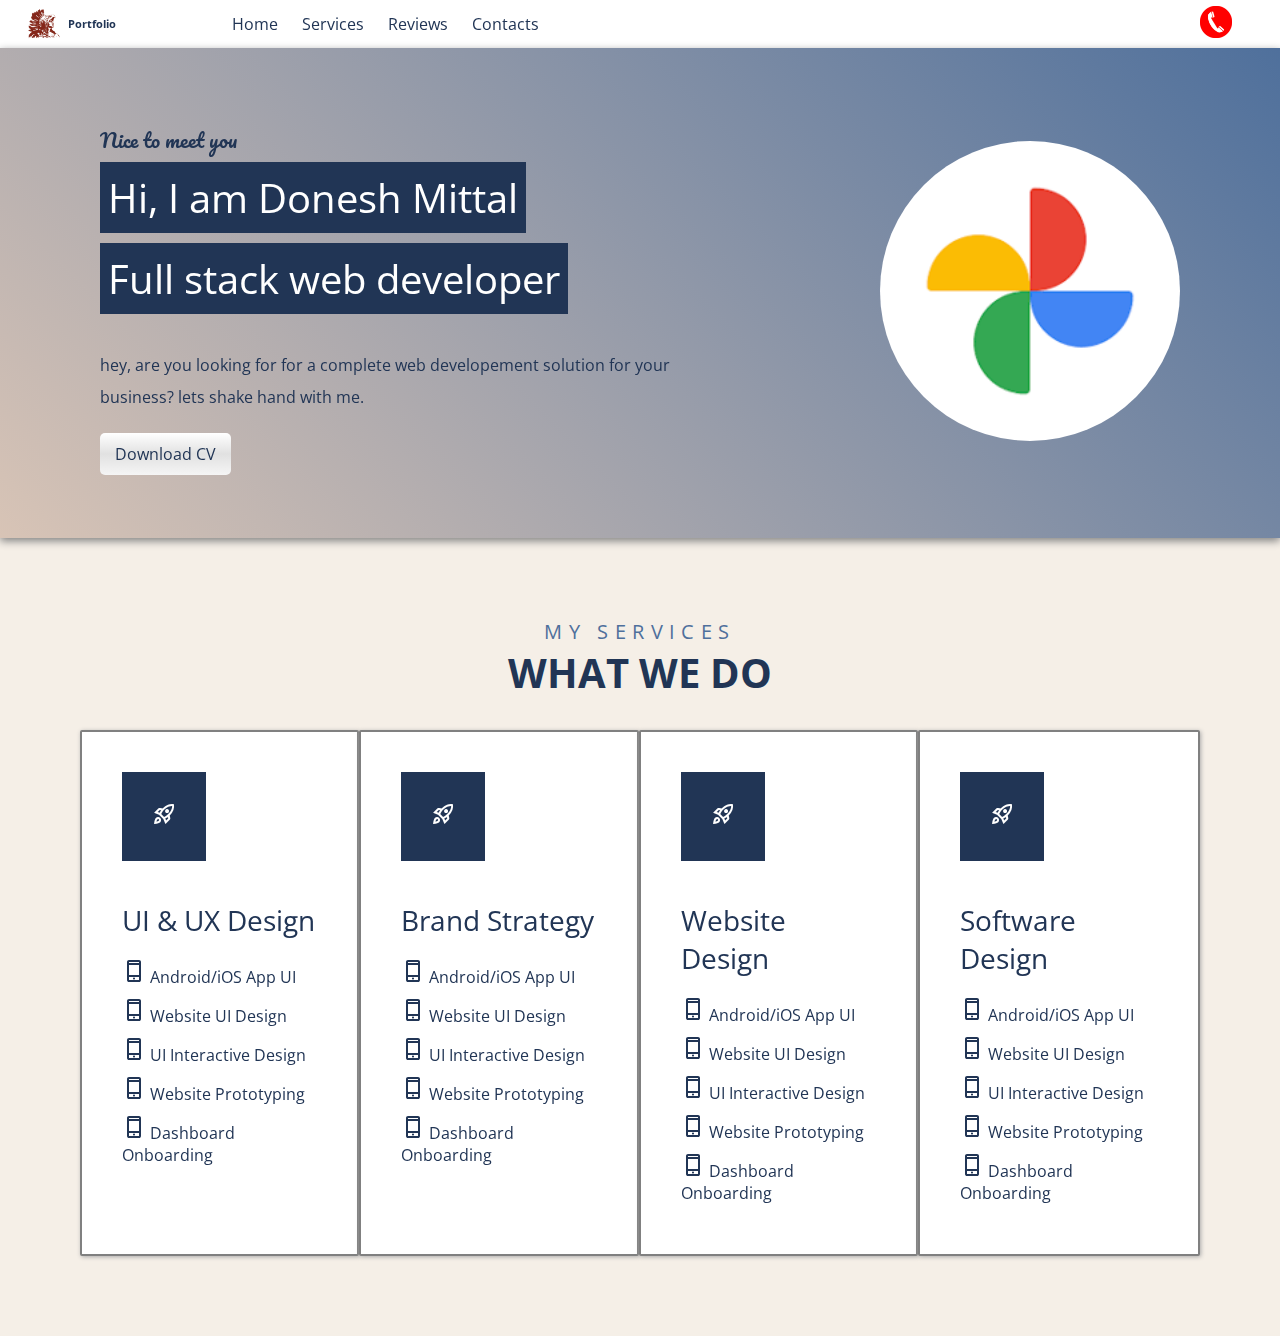
<file: Day 8/index.html>
<!DOCTYPE html>
<html lang="en">

<head>
    <title>My Portfolio</title>
    <link rel="preconnect" href="https://fonts.googleapis.com">
    <link rel="preconnect" href="https://fonts.gstatic.com" crossorigin>
    <link href="https://fonts.googleapis.com/css2?family=Open+Sans:wght@600&display=swap" rel="stylesheet">
    <link href="https://fonts.googleapis.com/css2?family=Pacifico&display=swap" rel="stylesheet">
    <link rel="stylesheet" href="css/style3.css">
    <!-- link for icons -->
    <link rel="stylesheet" href="https://fonts.googleapis.com/css2?family=Material+Symbols+Outlined:opsz,wght,FILL,GRAD@48,400,0,0">
    <link rel="stylesheet" href="https://fonts.googleapis.com/css2?family=Material+Symbols+Outlined:opsz,wght,FILL,GRAD@48,400,0,0">
</head>

<body>
    <div class="navigation">
        <div class="logo">
            <img class="logoImage" src="images/logo.png" alt="">
            <h6 class="logoTitle">Portfolio</h6>
        </div>

        <div class="menuItems">
            <a href=""> <span class="menuItem">Home</span> </a>
            <a href=""> <span class="menuItem">Services</span> </a>
            <a href=""> <span class="menuItem">Reviews</span> </a>
            <a href=""> <span class="menuItem">Contacts</span> </a>
        </div>

        <div class="contact">
            <a class="contactButton" href="tel: 9982968049">
                <img class="contactImage" src="images/call.png" alt="">
            </a>
        </div>

    </div>

    <div class="banner">
        <div class="bannerLeft">
            <div class="greeting">
                Nice to meet you
            </div>
            <div class="title">
                <div class="titleSpan">
                    Hi, I am Donesh Mittal
                </div>

                <div class="titleSpan">
                    Full stack web developer
                </div>
            </div>
            <div class="description">
                hey, are you looking for for a complete web developement
                solution for your business?
                lets shake hand with me.
            </div>
            <div class="showCV">
                <a href="#" class="showCVButton">
                    Download CV
                </a>
            </div>
        </div>

        <div class="bannerRight">
            <img class="bannerImage" src="images/googlephotos.png" alt="">
        </div>
    </div>

    <div class="services">
        <!-- Service Text Headings -->
        <div class="serviceText">
            <!-- Service text sub-headings -->
            <div class="textSubHeading">
                My services

            </div>

            <!-- Service text heading -->

            <div class="textHeading">
                What we do

            </div>

        </div>

        <!-- Service Cards -->
        <div class="serviceCards">
            <div class="serviceCard">
                <div class="serviceIconDiv">
                    <span class=" serviceIcon material-symbols-outlined">rocket_launch</span>
                </div>
                <div class="serviceTitle">UI & UX Design</div>
                <div class="serviceFeatures">
                    <div class="serviceFeature">
                        <span class="serviceFeatureIcon"><span class="material-symbols-outlined">
                                phone_iphone
                            </span></span>
                        <span class="serviceFeatureText">Android/iOS App UI</span>
                    </div>
                    <div class="serviceFeature">
                        <span class="serviceFeatureIcon"><span class="material-symbols-outlined">
                                phone_iphone
                            </span></span>
                        <span class="serviceFeatureText">Website UI Design</span>
                    </div>
                    <div class="serviceFeature">
                        <span class="serviceFeatureIcon"><span class="material-symbols-outlined">
                                phone_iphone
                            </span></span>
                        <span class="serviceFeatureText">UI Interactive Design</span>
                    </div>
                    <div class="serviceFeature">
                        <span class="serviceFeatureIcon"><span class="material-symbols-outlined">
                                phone_iphone
                            </span></span>
                        <span class="serviceFeatureText">Website Prototyping</span>
                    </div>
                    <div class="serviceFeature">
                        <span class="serviceFeatureIcon"><span class="material-symbols-outlined">
                                phone_iphone
                            </span></span>
                        <span class="serviceFeatureText">Dashboard Onboarding</span>
                    </div>
                </div>
            </div>
            <div class="serviceCard">
                <div class="serviceIconDiv">
                    <span class=" serviceIcon material-symbols-outlined">rocket_launch</span>
                </div>
                <div class="serviceTitle">Brand Strategy</div>
                <div class="serviceFeatures">
                    <div class="serviceFeature">
                        <span class="serviceFeatureIcon"><span class="material-symbols-outlined">
                                phone_iphone
                            </span></span>
                        <span class="serviceFeatureText">Android/iOS App UI</span>
                    </div>
                    <div class="serviceFeature">
                        <span class="serviceFeatureIcon"><span class="material-symbols-outlined">
                                phone_iphone
                            </span></span>
                        <span class="serviceFeatureText">Website UI Design</span>
                    </div>
                    <div class="serviceFeature">
                        <span class="serviceFeatureIcon"><span class="material-symbols-outlined">
                                phone_iphone
                            </span></span>
                        <span class="serviceFeatureText">UI Interactive Design</span>
                    </div>
                    <div class="serviceFeature">
                        <span class="serviceFeatureIcon"><span class="material-symbols-outlined">
                                phone_iphone
                            </span></span>
                        <span class="serviceFeatureText">Website Prototyping</span>
                    </div>
                    <div class="serviceFeature">
                        <span class="serviceFeatureIcon"><span class="material-symbols-outlined">
                                phone_iphone
                            </span></span>
                        <span class="serviceFeatureText">Dashboard Onboarding</span>
                    </div>
                </div>
            </div>
            <div class="serviceCard">
                <div class="serviceIconDiv">
                    <span class=" serviceIcon material-symbols-outlined">rocket_launch</span>
                </div>
                <div class="serviceTitle">Website Design</div>
                <div class="serviceFeatures">
                    <div class="serviceFeature">
                        <span class="serviceFeatureIcon"><span class="material-symbols-outlined">
                                phone_iphone
                            </span></span>
                        <span class="serviceFeatureText">Android/iOS App UI</span>
                    </div>
                    <div class="serviceFeature">
                        <span class="serviceFeatureIcon"><span class="material-symbols-outlined">
                                phone_iphone
                            </span></span>
                        <span class="serviceFeatureText">Website UI Design</span>
                    </div>
                    <div class="serviceFeature">
                        <span class="serviceFeatureIcon"><span class="material-symbols-outlined">
                                phone_iphone
                            </span></span>
                        <span class="serviceFeatureText">UI Interactive Design</span>
                    </div>
                    <div class="serviceFeature">
                        <span class="serviceFeatureIcon"><span class="material-symbols-outlined">
                                phone_iphone
                            </span></span>
                        <span class="serviceFeatureText">Website Prototyping</span>
                    </div>
                    <div class="serviceFeature">
                        <span class="serviceFeatureIcon"><span class="material-symbols-outlined">
                                phone_iphone
                            </span></span>
                        <span class="serviceFeatureText">Dashboard Onboarding</span>
                    </div>
                </div>
            </div>
            <div class="serviceCard">
                <div class="serviceIconDiv">
                    <span class=" serviceIcon material-symbols-outlined">rocket_launch</span>
                </div>
                <div class="serviceTitle">Software Design</div>
                <div class="serviceFeatures">
                    <div class="serviceFeature">
                        <span class="serviceFeatureIcon"><span class="material-symbols-outlined">
                                phone_iphone
                            </span></span>
                        <span class="serviceFeatureText">Android/iOS App UI</span>
                    </div>
                    <div class="serviceFeature">
                        <span class="serviceFeatureIcon"><span class="material-symbols-outlined">
                                phone_iphone
                            </span></span>
                        <span class="serviceFeatureText">Website UI Design</span>
                    </div>
                    <div class="serviceFeature">
                        <span class="serviceFeatureIcon"><span class="material-symbols-outlined">
                                phone_iphone
                            </span></span>
                        <span class="serviceFeatureText">UI Interactive Design</span>
                    </div>
                    <div class="serviceFeature">
                        <span class="serviceFeatureIcon"><span class="material-symbols-outlined">
                                phone_iphone
                            </span></span>
                        <span class="serviceFeatureText">Website Prototyping</span>
                    </div>
                    <div class="serviceFeature">
                        <span class="serviceFeatureIcon"><span class="material-symbols-outlined">
                                phone_iphone
                            </span></span>
                        <span class="serviceFeatureText">Dashboard Onboarding</span>
                    </div>
                </div>
            </div>
            
            
        </div>

    </div>

</body>


</html>
</file>
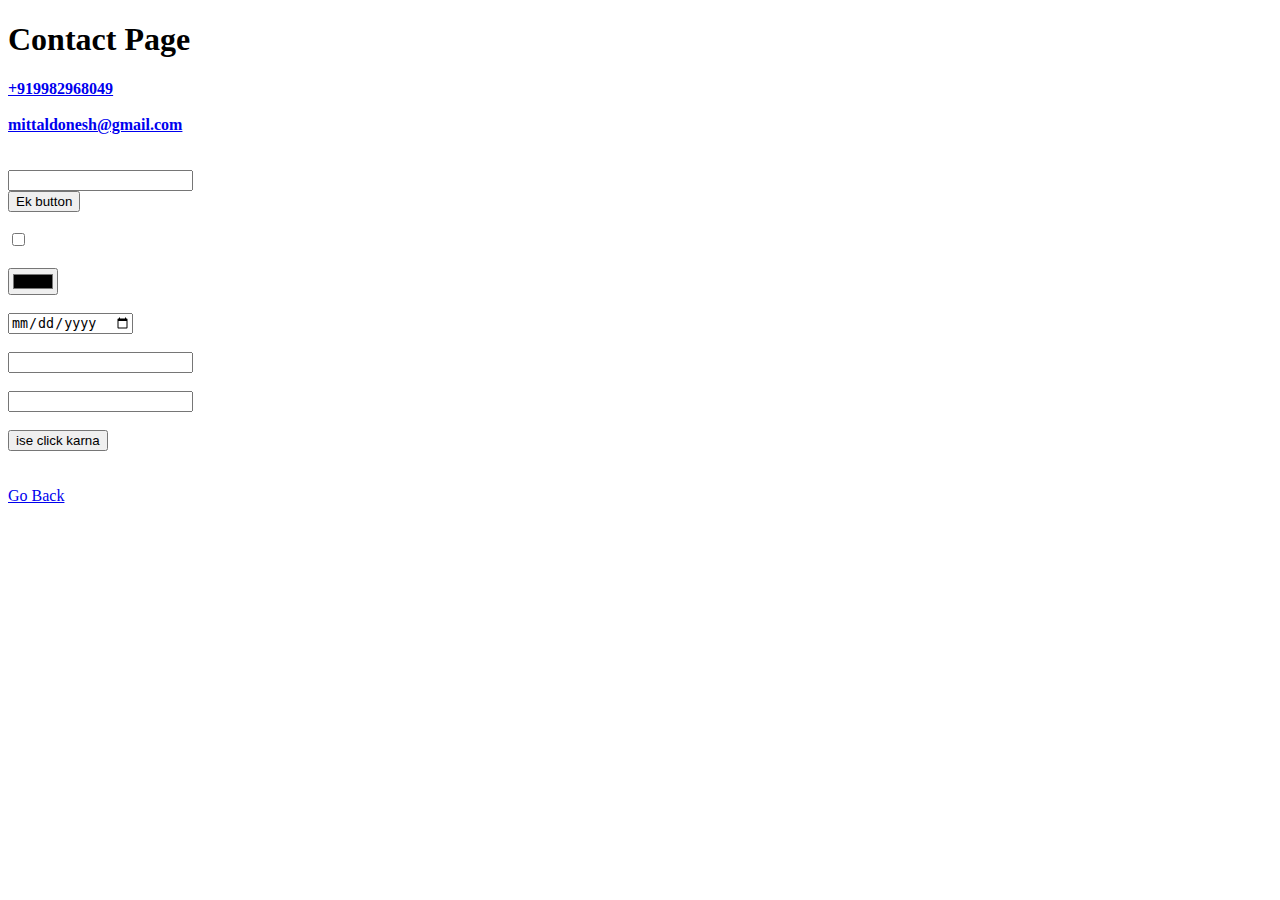
<file: Day 1_2_3_4/contact.html>
<!DOCTYPE html>
<html lang="en">
<head>
    <meta charset="UTF-8">
    <meta http-equiv="X-UA-Compatible" content="IE=edge">
    <meta name="viewport" content="width=device-width, initial-scale=1.0">
    <title>Contact</title>
</head>
<body>
    <h1>Contact Page</h1>
    <a href="+919982968049">
        <strong>+919982968049</strong>
    </a>
    <br>
    <br>
    <a href="mailto:mittaldonesh@gmail.com">
        <strong>mittaldonesh@gmail.com</strong>
    </a>
    <br>
    <br>
    <br>
    <form action="" method="post">
        <input type="text" name="pehla_input"> 
        <br>
        <input type="button" value="Ek button"> 
        <br>
        <br>
        <input type="checkbox" name="cb" id="">
        <br>
        <br>
        <input type="color" name="clr" id=""> 
        <br>
        <br>
        <input type="date" name="dt" id=""> 
        <br>
        <br>
        <input type="email" name="eml" id=""> 
        <br>
        <br>
        <input type="password" name="pwd" id=""> 
        <br>
        <br>
        <input type="submit" value="ise click karna"> 
    </form>

    <br>
    <br>
    <a href="resume.html">Go Back</a>
    
</body>
</html>
</file>
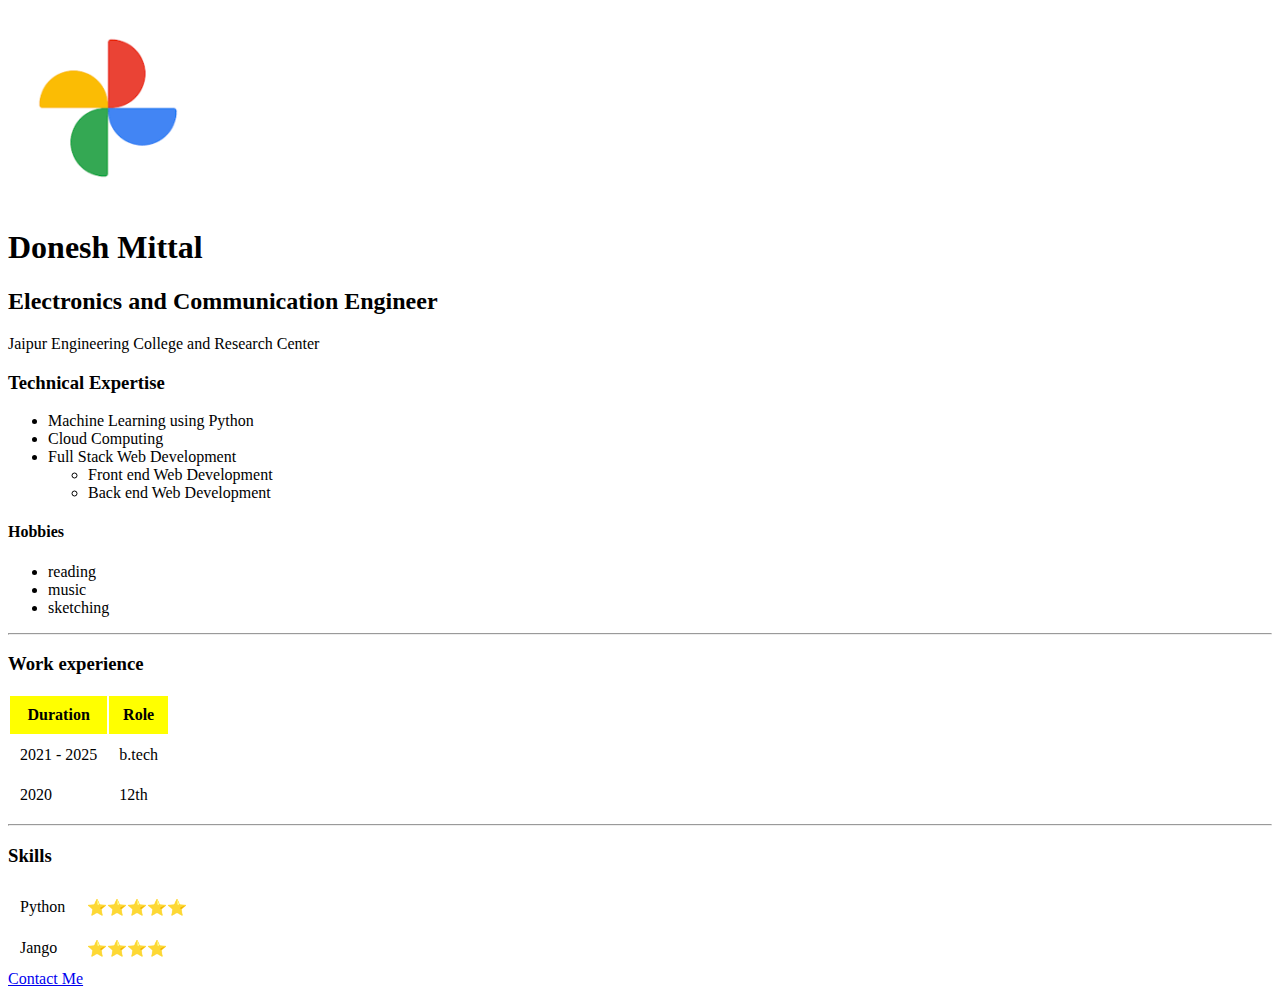
<file: Day 1_2_3_4/resume.html>
<html>
<head>
    <title>Document</title>
</head>

<body>
    <img width="200px" src="googlephotos.png" alt="Donesh Mittal">
    <h1>Donesh Mittal</h1>
    <h2>Electronics and Communication Engineer</h2>
    <p>Jaipur Engineering College and Research Center</p>
    <h3>Technical Expertise</h3>
    <ul>
        <li>Machine Learning using Python</li>
        <li>Cloud Computing</li>
        <li>Full Stack Web Development
            <ul>
                <li>Front end Web Development</li>
                <li>Back end Web Development</li>
            </ul>
        </li>
    </ul>
    <h4>Hobbies</h4>
    <ul>
        <li>reading</li>
        <li>music</li>
        <li>sketching</li>
    </ul>
    <hr>
    <h3>Work experience</h3>
    <table cellpadding="10">
        <thead bgcolor="yellow">
            <tr>
                <th>Duration</th>
                <th>Role</th>
            </tr>
        </thead>
        <tbody>
            <tr>
                <td>2021 - 2025</td>
                <td>b.tech</td>
            </tr>
            <tr>
                <td>2020</td>
                <td>12th</td>
            </tr>
        </tbody>
    </table>
    <hr>
    <h3>Skills</h3>
    <table cellpadding="10">
        <tr>
            <td>Python</td>
            <td>⭐⭐⭐⭐⭐</td>
        </tr>
        <tr>
            <td>Jango</td>
            <td>⭐⭐⭐⭐</td>
        </tr>
    </table>
    <a href="contact.html">Contact Me</a>


</body>

</html>
</file>
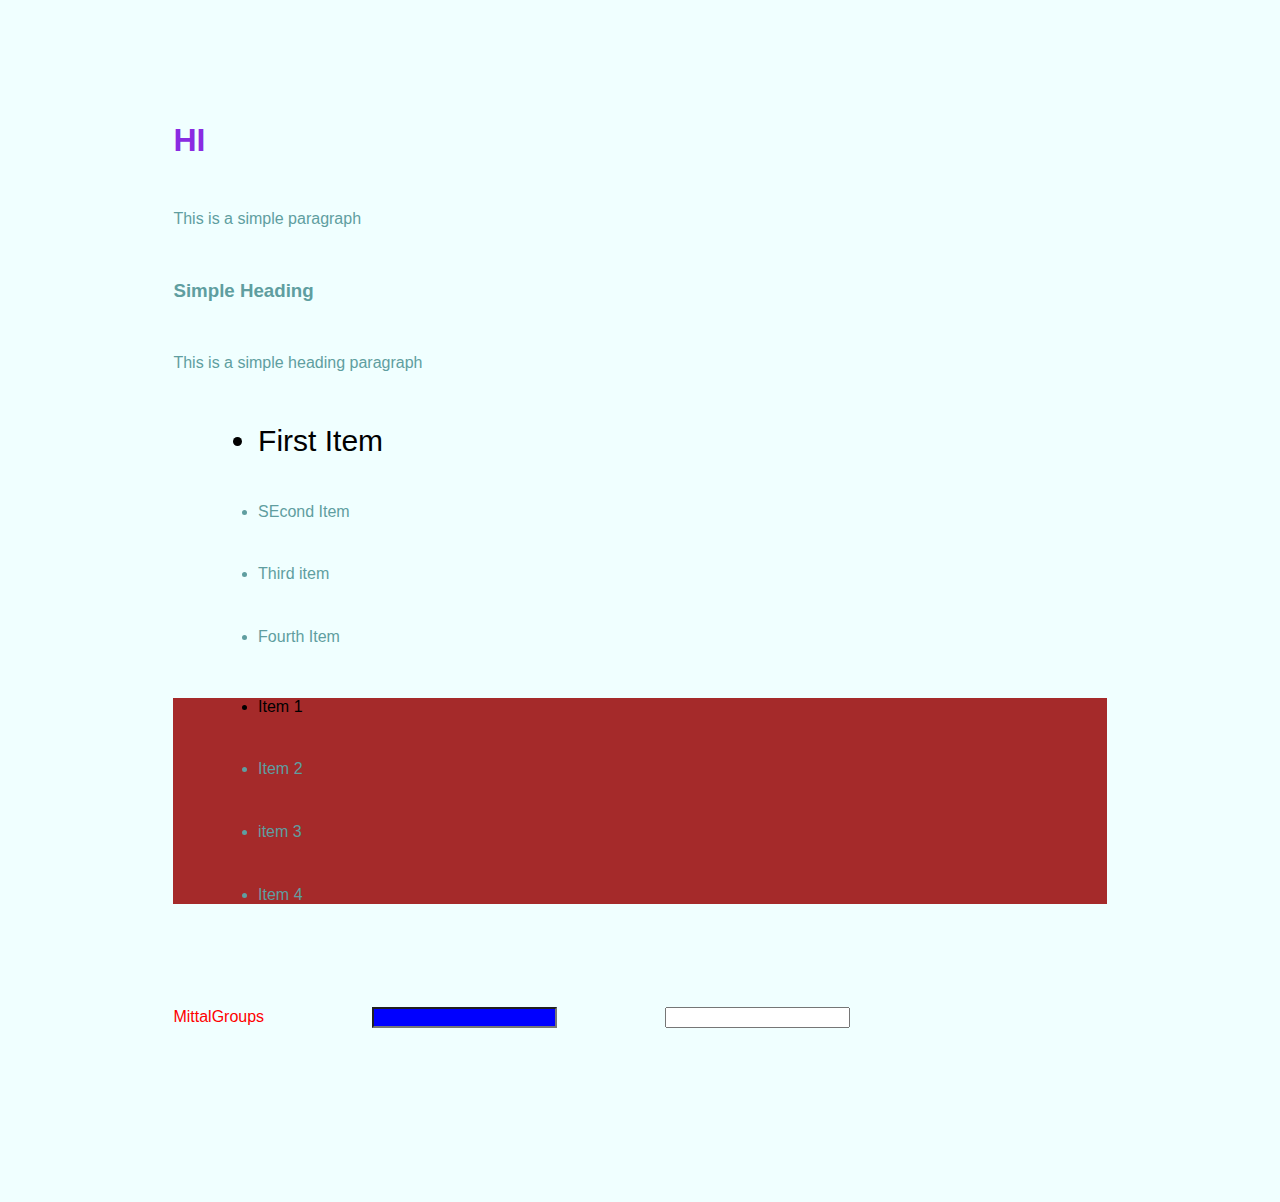
<file: Day 5/day5.html>
<!DOCTYPE html>
<html lang="en">

<head>
    <title>Learning CSS</title>
    <link rel="stylesheet" href="day5.css">
    <style>
        p{
            font-family: 'Gill Sans', 'Gill Sans MT', Calibri, 'Trebuchet MS', sans-serif;
        }
    </style>
</head>

<body>
    <h1 style="color:blueviolet">HI</h1>
    <p>This is a simple paragraph</p>

    <h3>Simple Heading</h3>
    <p>This is a simple heading paragraph</p>

    <ul>
        <li class="first large">First Item</li>
        <li>SEcond Item</li>
        <li>Third item</li>
        <li>Fourth Item</li>
    </ul>

    <ul id="eklist">
        <li class="first"> Item 1</li>
        <li> Item 2</li>
        <li>item 3</li>
        <li> Item 4</li>
    </ul>

    <a href="mittalgroups.com">MittalGroups</a>
    <input type="text" name="a" id="">
    <input type="email" name="b" id="">




</body>

</html>
</file>
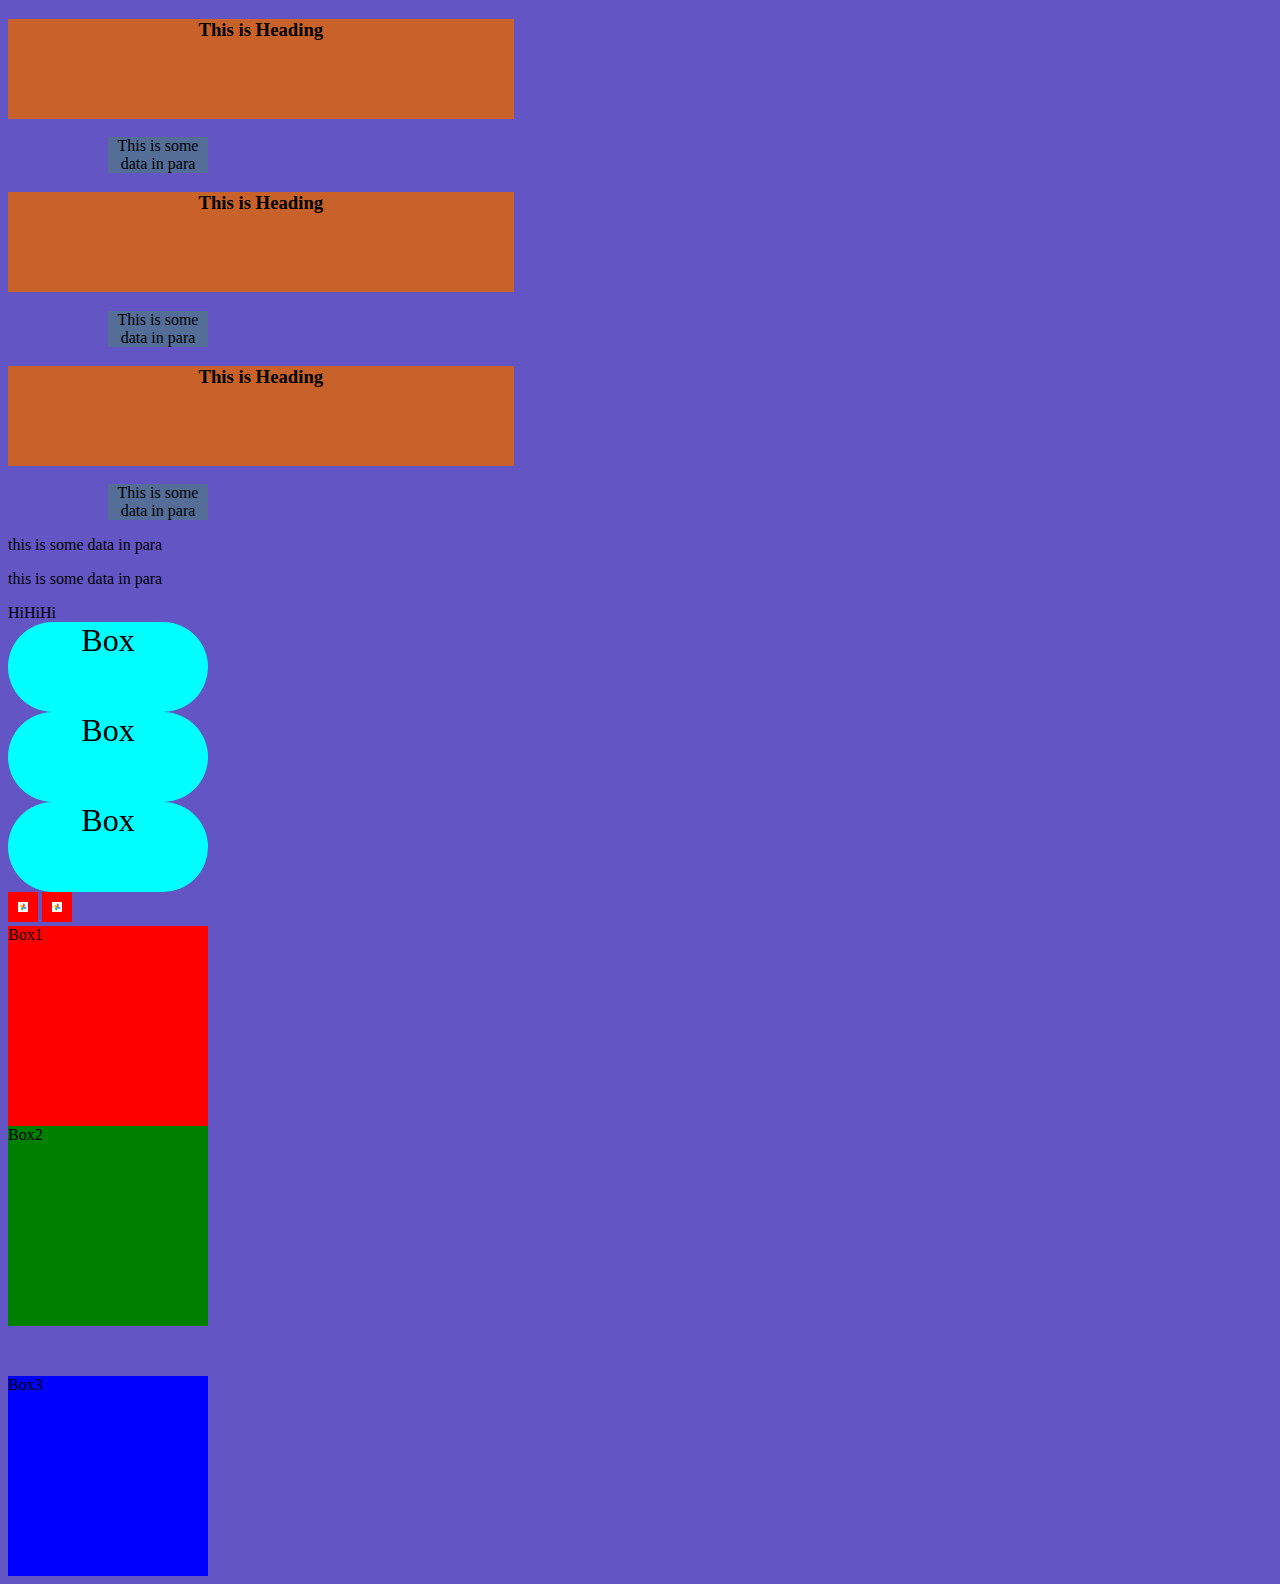
<file: Day 6/day6.html>
<!DOCTYPE html>
<html lang="en">
<head>
    <title>Learning CSS</title>
    <link rel="stylesheet" href="css/style.css">
</head>
<body>
    <h3 class="First heading">This is Heading</h3>
    <p class="1st para">This is some data in para</p>
    <h3 class="Second heading">This is Heading</h3>
    <p class="2nd para">This is some data in para</p>
    <h3 class="Third heading">This is Heading</h3>
    <p class="3rd para">This is some data in para</p>

    <p class="new">this is some data in para</p>
    <p class="new">this is some data in para</p>
    <span>Hi</span><span>Hi</span><span>Hi</span>

    <div class="box">Box</div>
    <div class="box">Box</div>
    <div class="box">Box</div>

    <img src="images/googlephotos.png" alt="1">
    <img src="images/googlephotos.png" alt="2">
    
    <div class="bbox1">Box1</div>
    <div class="bbox2">Box2</div>
    <div class="bbox3">Box3</div>
    
</body>
</html>
</file>
<file: Day 8/css/style3.css>
/* Define The Global or root variable */
:root{
    --primaryColor:#213555;
    --backgroundColor :#F5EFE7;
    --primaryAccentcolor :#4F709C;
    --secondaryColor :#D8C4B6;
    --whiteColor :white;
    --blackColor :#222222;
    --primaryFont :'Open Sans', sans-serif;
    --cursiveFont: 'Pacifico', cursive;
    --navbarHeight : 3rem;
}

/* Main CSS */
body{
    background-color: var(--backgroundColor);
    color: var(--primaryColor);
    font-family: var(--primaryFont);
    margin-top: 0px;
    margin-left: 0px;
    margin-right: 0px;
}
a{
    text-decoration: none;
    color: var(--primaryColor);
}
a:hover{
    color: var(--primaryAccentColor);
}

/* Navigation Bar */
.navigation{
    background-color: var(--whiteColor);
    height: var(--navbarHeight);
    display: flex;
    justify-content: space-around;
    align-items: center;
    filter: drop-shadow(0px 3px 4px grey);
}

.logo{
    padding-left: 20px;
    width: 12rem;
    display: flex;
    align-items:center;
}

.logoImage{
    height: 2rem;
    /* float:left; */
    padding: 8px;
}

.contactImage{
    height: 2rem;
    padding: 8px;
    margin-right: 40px;
}

.menuItems{
    flex-grow: 2;
}

.menuItem{
    margin-left: 20px;
}
/* Banner */
.banner{
    display:flex;
    height: 450px;
    background: linear-gradient(45deg, var(--secondaryColor), var(--primaryAccentcolor) );
    filter:drop-shadow(0px 3px 4px grey);
    justify-content: space-around;
    align-items: center;
    padding: 20px;
}   
.bannerLeft{
    width: 50%;
}

.bannerImage{
    height: 300px;
    border-radius: 100%;
}
.greeting{
    font-family: var(--cursiveFont);
    font-size: 1.25rem;
}
.title{
    font-size: 2.5rem;
    color: white;
}
.titleSpan{
    background-color: var(--primaryColor);
    display: inline-block;
    padding: 0.5rem;
    margin: 5px 0px;
}
.description{
    margin: 30px 0px;
    line-height: 2rem;
}

.showCVButton{
    background: linear-gradient( white, rgb(225,225,225), rgb(245,245,245));
    padding: 10px 15px;
    border-radius: 5px;
    filter: drop-shadow(5px, 5px, 3px, grey);
}
.showCVButton:hover{
    background:linear-gradient( white, rgb(215,215,215));
}
/* services Section */
.services{
    margin: 5rem;
}
.serviceText{
    text-align:center;
    text-transform: uppercase;
}
.textSubHeading{
    color: var(--primaryAccentcolor);
    letter-spacing: 0.4rem;
    font-size: 1.25rem;  
}
.textHeading{
    font-size: 2.5rem;
    font-weight: bold;
}
.serviceCards{
    display: flex;
    margin-top: 30px;
    justify-content:space-around;
}
.serviceCard{
    background-color:white;
    border: 2px solid grey;
    border-radius: 2px;
    filter: drop-shadow(1px 1px 2px #aaaaaa);
    /* margin:15px; */
    padding: 40px;
}
.serviceCard:hover{
    background-color: white;
    filter: drop-shadow(3px 3px 8px grey);
}
.serviceIconDiv{
    background-color: var(--primaryColor);
    padding: 30px;
    display: inline-block;
    margin-bottom: 20px;
}
.serviceIcon{
    font-size: 3rem;
    color: white;
}
.serviceTitle{
    font-size: 1.75rem;
    margin: 20px 0px;
}
.serviceFeature{
    font-size:1rem;
    margin: 10px 0px;
}
.serviceFeatureIcon{
    font-size: 1rem;
}
</file>
<file: Day 5/day5.css>
/* Type selector */
body {
    color:cadetblue;
    background-color:azure;
    font-family: 'Segoe UI', Tahoma, Geneva, Verdana, sans-serif;
}

/* Class Selector */
.first{
    color:black;
}
.large{
    font-size: 30px;
}

/* Id selector */
#eklist{
    background-color: brown;
}

/* Attribute selector */
a[href="mittalgroups.com"]{
    color:red;
    text-decoration: none;
}
input[type="text"]{
    background-color: blue;
    color:white;
}

.first:hover{
    color:orange;
}
*{
    margin: 5%;
}
</file>
<file: Day 6/css/style.css>
body{
    background-color: rgb(100, 85, 197);
}
.heading{
    background-color: #c9622a;
}
.para{
    background-color: rgba(51,170,51,0.3);
    width: 100px;
    margin-left: 100px;
    text-align: center;
}
/* Dimension */
.box{
    background-color: aqua;
    width:200px;
    height:90px;
    font-size: 2em;  
    border-radius: 50px;
    text-align: center;
}
.heading{
    width:40%;
    height: 100px;
    /* margin: 100px 300px 30px 50px;    TRBL */
      margin: 100px 200px  /* vertical horizontal */
     /* margin: 30px; */
     /* margin-left: 30px; */
     padding: 3%;
     text-align: center;
} 


img{
    width:10px;
    height:10px;
    border:10px solid  red; 
    
    
}
.box{
    border-radius: 50px;
}
/* dispaly and position  */
h3{
    inline-size: 30%;
}
div{
    width: 200px;
    height:200px;
}
.bbox1{
    background-color: red;
    position: static;
}
.bbox2{
    background-color: green;
}
.bbox3{
    background-color: blue;
    margin-block-start: 50px;
}
</file>
